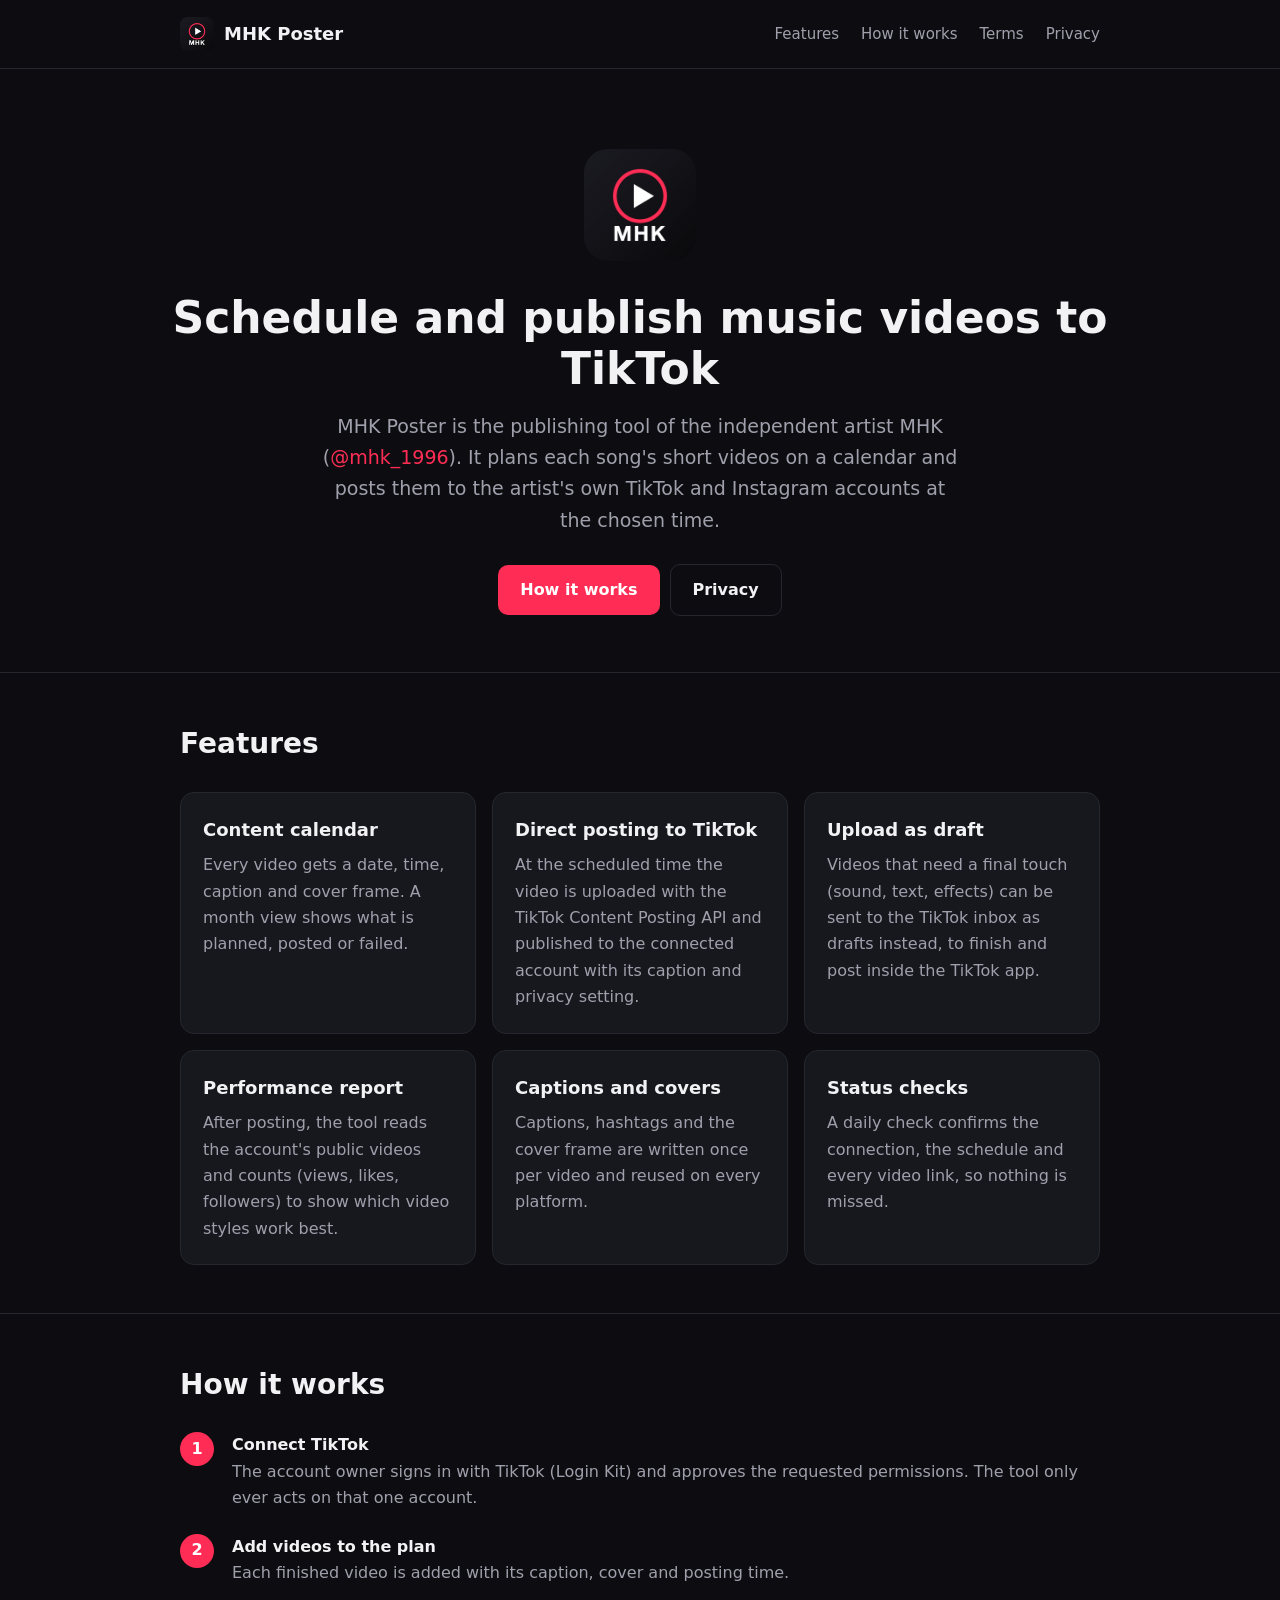
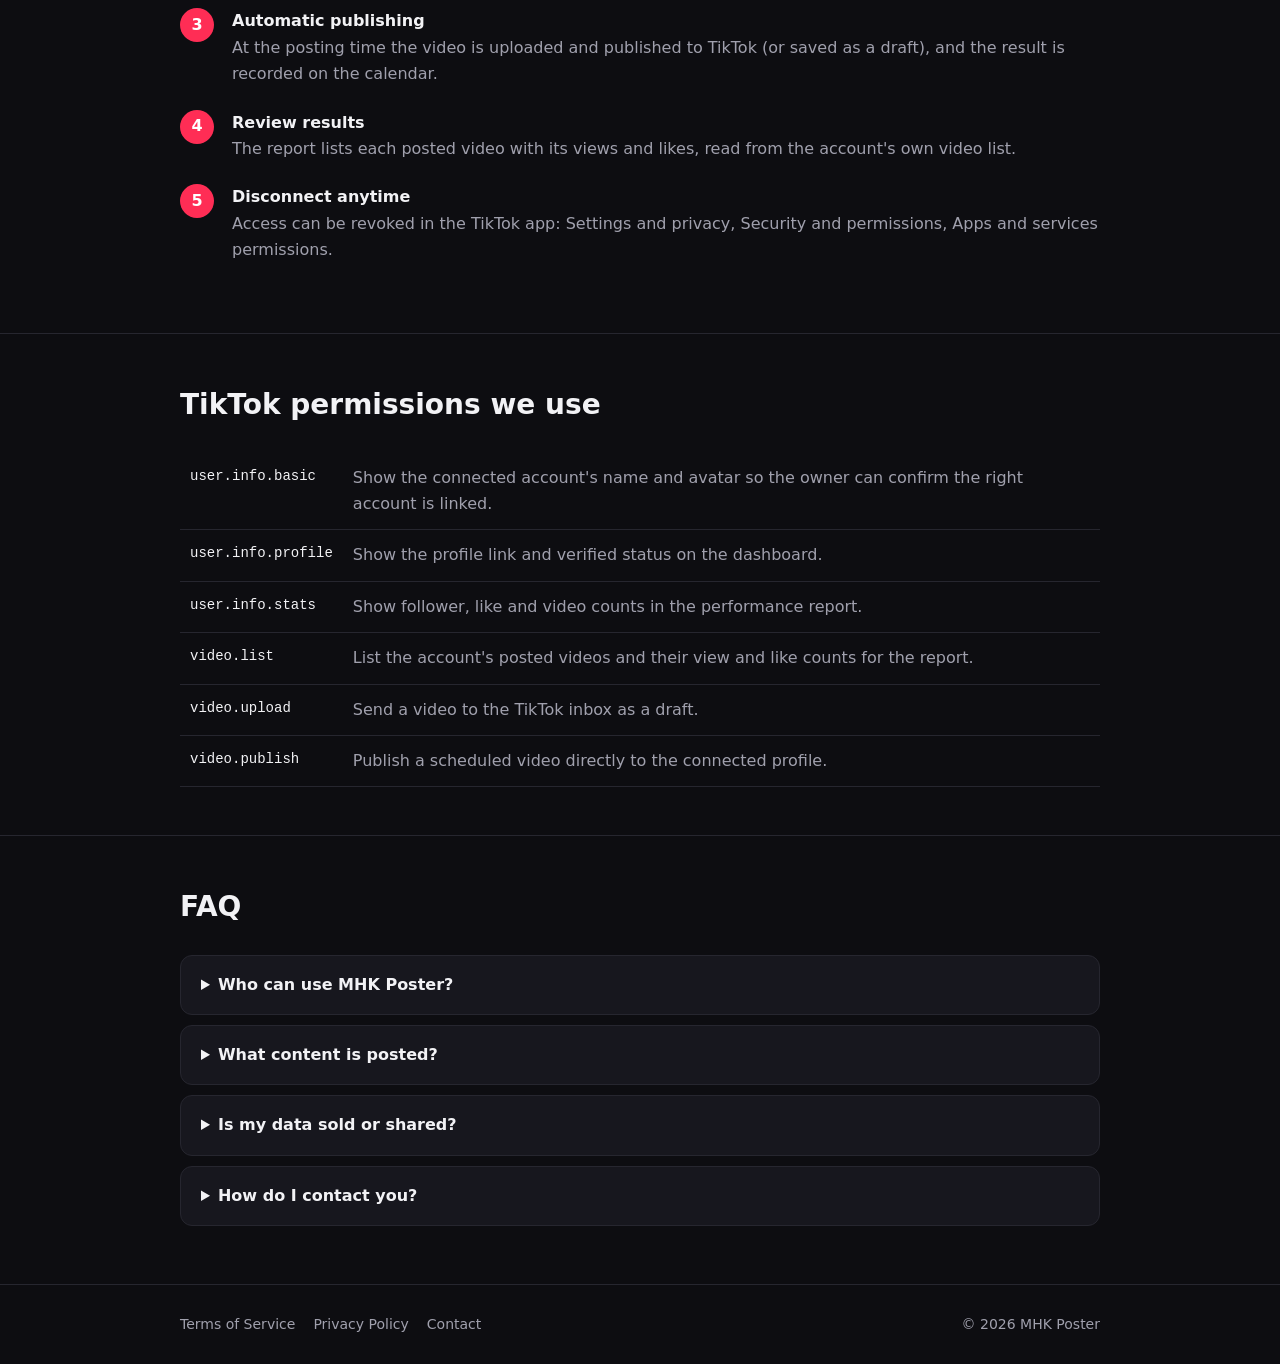
<file: index.html>
<!doctype html><html lang="en"><head><meta charset="utf-8"><meta name="viewport" content="width=device-width,initial-scale=1"><link rel="icon" href="favicon.ico" sizes="any"><link rel="icon" type="image/png" sizes="32x32" href="favicon-32.png"><link rel="apple-touch-icon" href="apple-touch-icon.png"><link rel="stylesheet" href="style.css"><title>MHK Poster</title><meta name="description" content="MHK Poster schedules and publishes the music videos of the artist MHK to TikTok and Instagram."></head><body>
<header><div class="wrap"><a class="brand" href="index.html"><img src="icon-512.png" alt="MHK Poster icon">MHK Poster</a><nav><a href="index.html#features">Features</a><a href="index.html#how">How it works</a><a href="terms.html">Terms</a><a href="privacy.html">Privacy</a></nav></div></header>
<main>
<div class="hero wrap"><img src="icon-512.png" alt="MHK Poster icon">
<h1>Schedule and publish music videos to TikTok</h1>
<p class="lead">MHK Poster is the publishing tool of the independent artist MHK (<a href="https://www.instagram.com/mhk_1996/">@mhk_1996</a>). It plans each song's short videos on a calendar and posts them to the artist's own TikTok and Instagram accounts at the chosen time.</p>
<a class="btn" href="#how">How it works</a><a class="btn ghost" href="privacy.html">Privacy</a></div>

<section id="features"><div class="wrap"><h2>Features</h2><div class="grid">
<div class="card"><h3>Content calendar</h3><p>Every video gets a date, time, caption and cover frame. A month view shows what is planned, posted or failed.</p></div>
<div class="card"><h3>Direct posting to TikTok</h3><p>At the scheduled time the video is uploaded with the TikTok Content Posting API and published to the connected account with its caption and privacy setting.</p></div>
<div class="card"><h3>Upload as draft</h3><p>Videos that need a final touch (sound, text, effects) can be sent to the TikTok inbox as drafts instead, to finish and post inside the TikTok app.</p></div>
<div class="card"><h3>Performance report</h3><p>After posting, the tool reads the account's public videos and counts (views, likes, followers) to show which video styles work best.</p></div>
<div class="card"><h3>Captions and covers</h3><p>Captions, hashtags and the cover frame are written once per video and reused on every platform.</p></div>
<div class="card"><h3>Status checks</h3><p>A daily check confirms the connection, the schedule and every video link, so nothing is missed.</p></div>
</div></div></section>

<section id="how"><div class="wrap"><h2>How it works</h2><ol class="steps">
<li><b>Connect TikTok</b>The account owner signs in with TikTok (Login Kit) and approves the requested permissions. The tool only ever acts on that one account.</li>
<li><b>Add videos to the plan</b>Each finished video is added with its caption, cover and posting time.</li>
<li><b>Automatic publishing</b>At the posting time the video is uploaded and published to TikTok (or saved as a draft), and the result is recorded on the calendar.</li>
<li><b>Review results</b>The report lists each posted video with its views and likes, read from the account's own video list.</li>
<li><b>Disconnect anytime</b>Access can be revoked in the TikTok app: Settings and privacy, Security and permissions, Apps and services permissions.</li>
</ol></div></section>

<section id="permissions"><div class="wrap"><h2>TikTok permissions we use</h2><table>
<tr><td>user.info.basic</td><td>Show the connected account's name and avatar so the owner can confirm the right account is linked.</td></tr>
<tr><td>user.info.profile</td><td>Show the profile link and verified status on the dashboard.</td></tr>
<tr><td>user.info.stats</td><td>Show follower, like and video counts in the performance report.</td></tr>
<tr><td>video.list</td><td>List the account's posted videos and their view and like counts for the report.</td></tr>
<tr><td>video.upload</td><td>Send a video to the TikTok inbox as a draft.</td></tr>
<tr><td>video.publish</td><td>Publish a scheduled video directly to the connected profile.</td></tr>
</table></div></section>

<section id="faq"><div class="wrap"><h2>FAQ</h2>
<details><summary>Who can use MHK Poster?</summary><p>It is built for the artist MHK and used only with the artist's own accounts. It does not access anyone else's data.</p></details>
<details><summary>What content is posted?</summary><p>Only original music videos the account owner made and chose to publish.</p></details>
<details><summary>Is my data sold or shared?</summary><p>No. See the <a href="privacy.html">Privacy Policy</a>.</p></details>
<details><summary>How do I contact you?</summary><p>Message <a href="https://www.instagram.com/mhk_1996/">@mhk_1996</a> on Instagram.</p></details>
</div></section>
</main>
<footer><div class="wrap"><div><a href="terms.html">Terms of Service</a><a href="privacy.html">Privacy Policy</a><a href="https://www.instagram.com/mhk_1996/">Contact</a></div><div>© 2026 MHK Poster</div></div></footer>
</body></html>
</file>
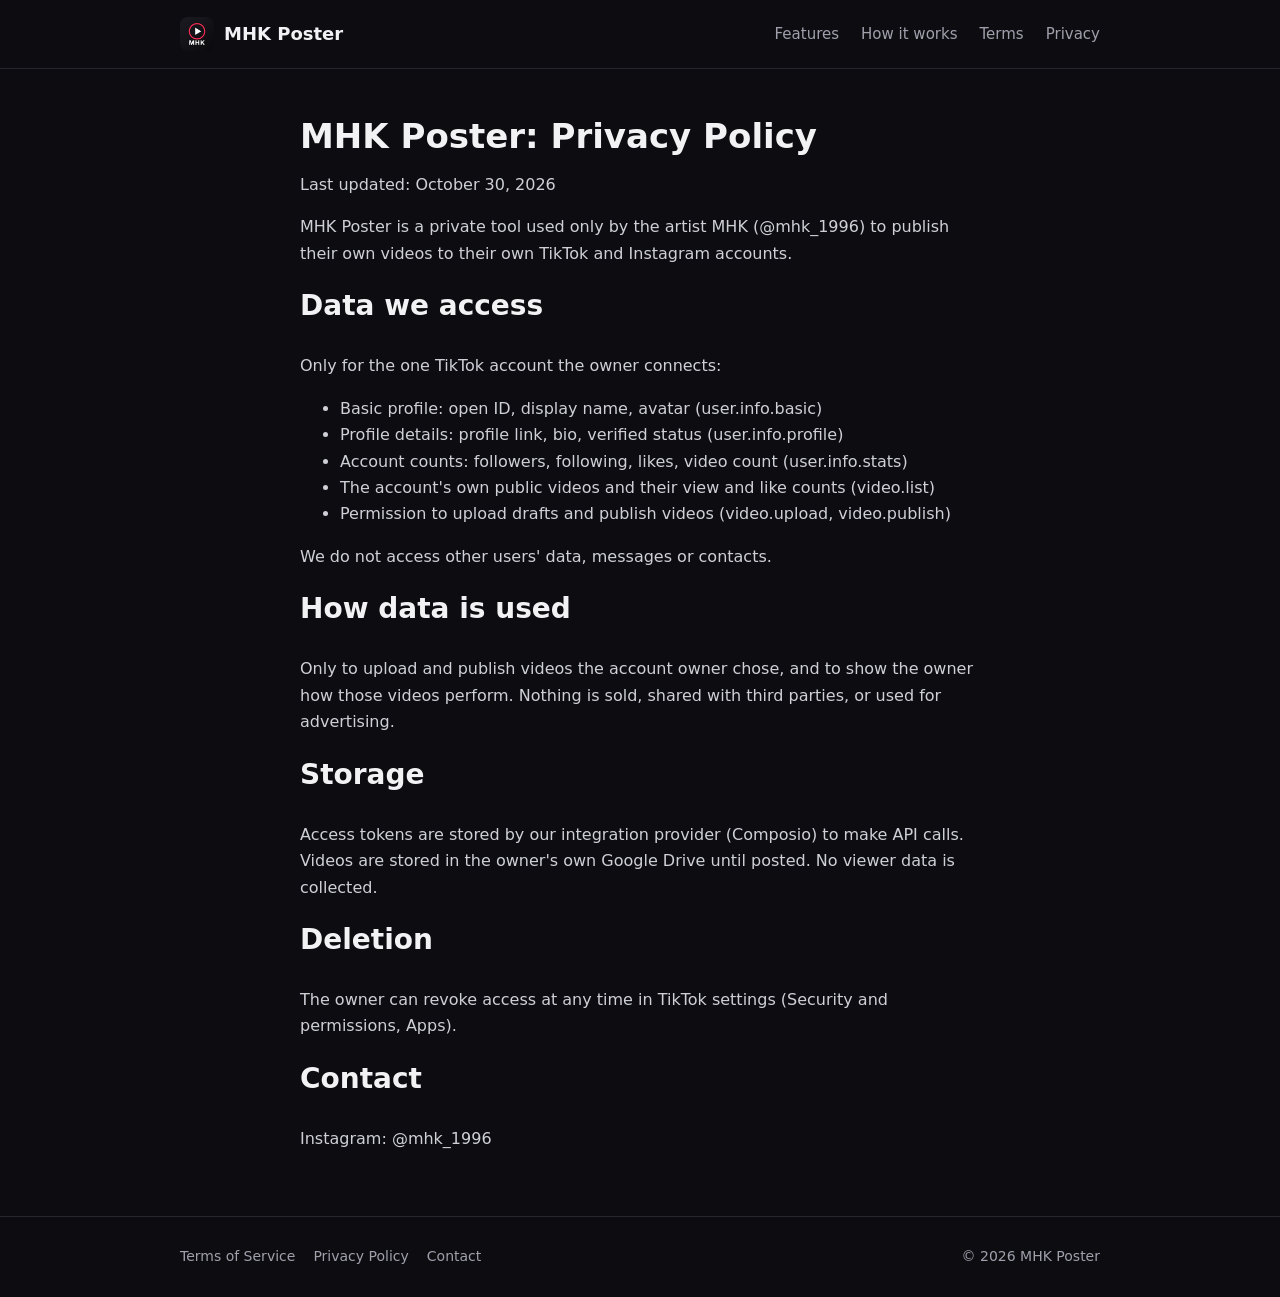
<file: privacy.html>
<!doctype html><html lang="en"><head><meta charset="utf-8"><meta name="viewport" content="width=device-width,initial-scale=1"><link rel="icon" href="favicon.ico" sizes="any"><link rel="icon" type="image/png" sizes="32x32" href="favicon-32.png"><link rel="apple-touch-icon" href="apple-touch-icon.png"><link rel="stylesheet" href="style.css"><title>MHK Poster: Privacy Policy</title></head><body>
<header><div class="wrap"><a class="brand" href="index.html"><img src="icon-512.png" alt="MHK Poster icon">MHK Poster</a><nav><a href="index.html#features">Features</a><a href="index.html#how">How it works</a><a href="terms.html">Terms</a><a href="privacy.html">Privacy</a></nav></div></header>
<main class="wrap doc">
<h1>MHK Poster: Privacy Policy</h1>
<p>Last updated: October 30, 2026</p>
<p>MHK Poster is a private tool used only by the artist MHK (@mhk_1996) to publish their own videos to their own TikTok and Instagram accounts.</p>
<h2>Data we access</h2>
<p>Only for the one TikTok account the owner connects:</p><ul><li>Basic profile: open ID, display name, avatar (user.info.basic)</li><li>Profile details: profile link, bio, verified status (user.info.profile)</li><li>Account counts: followers, following, likes, video count (user.info.stats)</li><li>The account's own public videos and their view and like counts (video.list)</li><li>Permission to upload drafts and publish videos (video.upload, video.publish)</li></ul><p>We do not access other users' data, messages or contacts.</p>
<h2>How data is used</h2>
<p>Only to upload and publish videos the account owner chose, and to show the owner how those videos perform. Nothing is sold, shared with third parties, or used for advertising.</p>
<h2>Storage</h2>
<p>Access tokens are stored by our integration provider (Composio) to make API calls. Videos are stored in the owner's own Google Drive until posted. No viewer data is collected.</p>
<h2>Deletion</h2>
<p>The owner can revoke access at any time in TikTok settings (Security and permissions, Apps).</p>
<h2>Contact</h2>
<p>Instagram: @mhk_1996</p>
</main>
<footer><div class="wrap"><div><a href="terms.html">Terms of Service</a><a href="privacy.html">Privacy Policy</a><a href="https://www.instagram.com/mhk_1996/">Contact</a></div><div>© 2026 MHK Poster</div></div></footer>
</body></html>
</file>
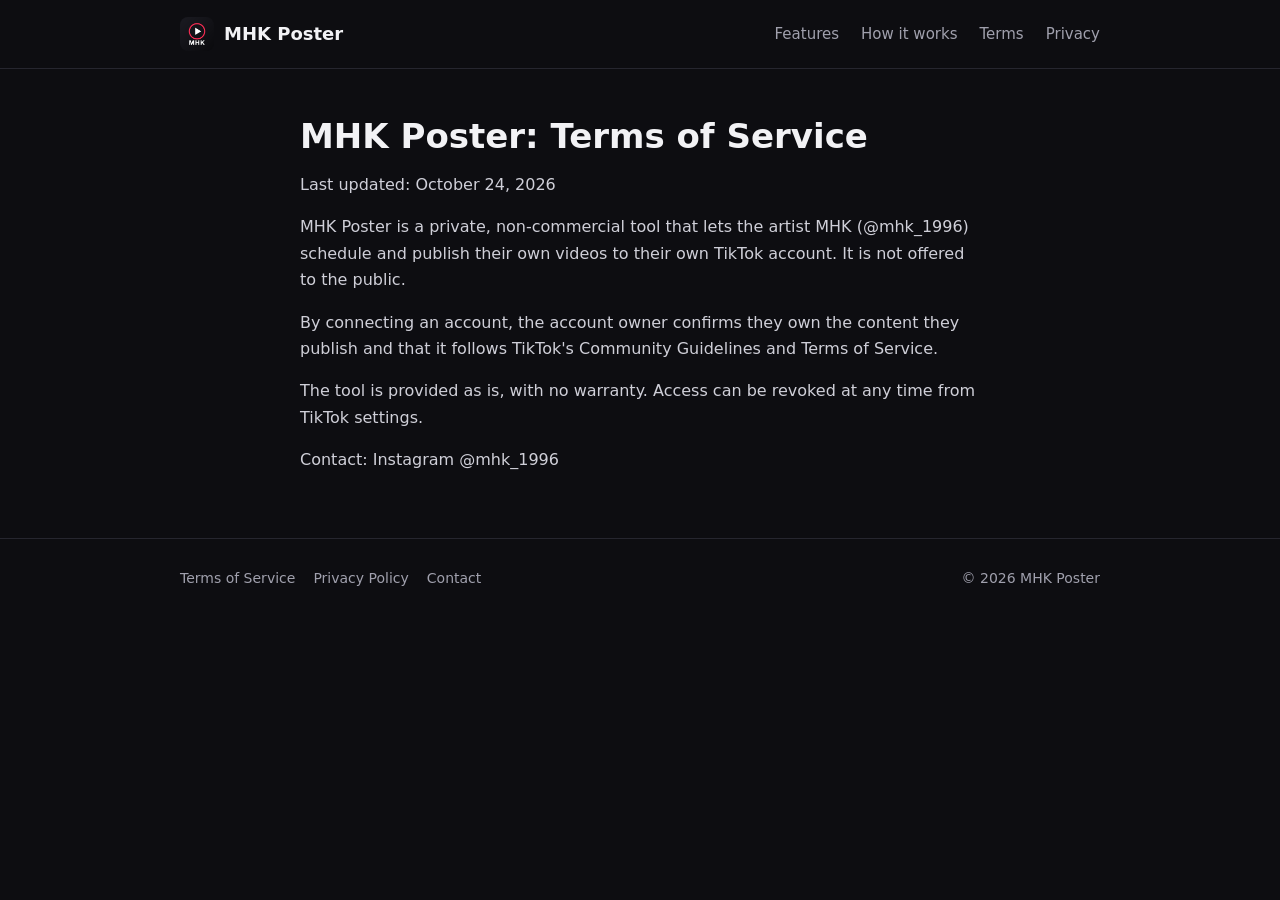
<file: terms.html>
<!doctype html><html lang="en"><head><meta charset="utf-8"><meta name="viewport" content="width=device-width,initial-scale=1"><link rel="icon" href="favicon.ico" sizes="any"><link rel="icon" type="image/png" sizes="32x32" href="favicon-32.png"><link rel="apple-touch-icon" href="apple-touch-icon.png"><link rel="stylesheet" href="style.css"><title>MHK Poster: Terms of Service</title></head><body>
<header><div class="wrap"><a class="brand" href="index.html"><img src="icon-512.png" alt="MHK Poster icon">MHK Poster</a><nav><a href="index.html#features">Features</a><a href="index.html#how">How it works</a><a href="terms.html">Terms</a><a href="privacy.html">Privacy</a></nav></div></header>
<main class="wrap doc">
<h1>MHK Poster: Terms of Service</h1>
<p>Last updated: October 24, 2026</p>
<p>MHK Poster is a private, non-commercial tool that lets the artist MHK (@mhk_1996) schedule and publish their own videos to their own TikTok account. It is not offered to the public.</p>
<p>By connecting an account, the account owner confirms they own the content they publish and that it follows TikTok's Community Guidelines and Terms of Service.</p>
<p>The tool is provided as is, with no warranty. Access can be revoked at any time from TikTok settings.</p>
<p>Contact: Instagram @mhk_1996</p>
</main>
<footer><div class="wrap"><div><a href="terms.html">Terms of Service</a><a href="privacy.html">Privacy Policy</a><a href="https://www.instagram.com/mhk_1996/">Contact</a></div><div>© 2026 MHK Poster</div></div></footer>
</body></html>
</file>
<file: style.css>
:root{--bg:#0d0d11;--card:#17171e;--line:#26262f;--fg:#f2f2f5;--mute:#a0a0ad;--acc:#ff2d55}
*{box-sizing:border-box}
body{margin:0;font:16px/1.65 -apple-system,system-ui,"Helvetica Neue",Arial,sans-serif;background:var(--bg);color:var(--fg)}
a{color:var(--acc);text-decoration:none}a:hover{text-decoration:underline}
.wrap{max-width:960px;margin:0 auto;padding:0 20px}
header{border-bottom:1px solid var(--line)}
header .wrap{display:flex;align-items:center;justify-content:space-between;height:68px}
.brand{display:flex;align-items:center;gap:10px;color:var(--fg);font-weight:700;font-size:18px}
.brand img{width:34px;height:34px;border-radius:8px}
nav a{color:var(--mute);margin-left:22px;font-size:15px}nav a:hover{color:var(--fg)}
.hero{padding:80px 0 56px;text-align:center}
.hero img{width:112px;height:112px;border-radius:24px;margin-bottom:24px}
h1{font-size:44px;line-height:1.15;margin:0 0 16px}
.lead{color:var(--mute);font-size:19px;max-width:640px;margin:0 auto 28px}
.btn{display:inline-block;background:var(--acc);color:#fff;padding:12px 22px;border-radius:10px;font-weight:600}
.btn.ghost{background:transparent;border:1px solid var(--line);color:var(--fg);margin-left:10px}
section{padding:48px 0;border-top:1px solid var(--line)}
h2{font-size:28px;margin:0 0 24px}
.grid{display:grid;grid-template-columns:repeat(auto-fit,minmax(260px,1fr));gap:16px}
.card{background:var(--card);border:1px solid var(--line);border-radius:14px;padding:22px}
.card h3{margin:0 0 8px;font-size:18px}.card p{margin:0;color:var(--mute)}
ol.steps{counter-reset:s;list-style:none;padding:0;margin:0}
ol.steps li{counter-increment:s;position:relative;padding:0 0 22px 52px;color:var(--mute)}
ol.steps li b{color:var(--fg);display:block}
ol.steps li:before{content:counter(s);position:absolute;left:0;top:0;width:34px;height:34px;border-radius:50%;background:var(--acc);color:#fff;font-weight:700;display:flex;align-items:center;justify-content:center}
table{width:100%;border-collapse:collapse}td{padding:12px 10px;border-bottom:1px solid var(--line);vertical-align:top;color:var(--mute)}td:first-child{color:var(--fg);font-family:ui-monospace,Menlo,monospace;font-size:14px;white-space:nowrap}
details{background:var(--card);border:1px solid var(--line);border-radius:12px;padding:16px 20px;margin-bottom:10px}
summary{cursor:pointer;font-weight:600}details p{color:var(--mute);margin:10px 0 0}
.doc{max-width:720px;padding:48px 20px}.doc h1{font-size:34px}.doc p,.doc li{color:#cfcfd8}
footer{border-top:1px solid var(--line);padding:28px 0;color:var(--mute);font-size:14px}
footer .wrap{display:flex;flex-wrap:wrap;justify-content:space-between;gap:12px}footer a{color:var(--mute);margin-right:18px}
@media(max-width:600px){h1{font-size:32px}nav a[href*="#"]{display:none}nav a{margin-left:12px}.doc h1{font-size:26px}.btn.ghost{margin:10px 0 0}}
</file>
